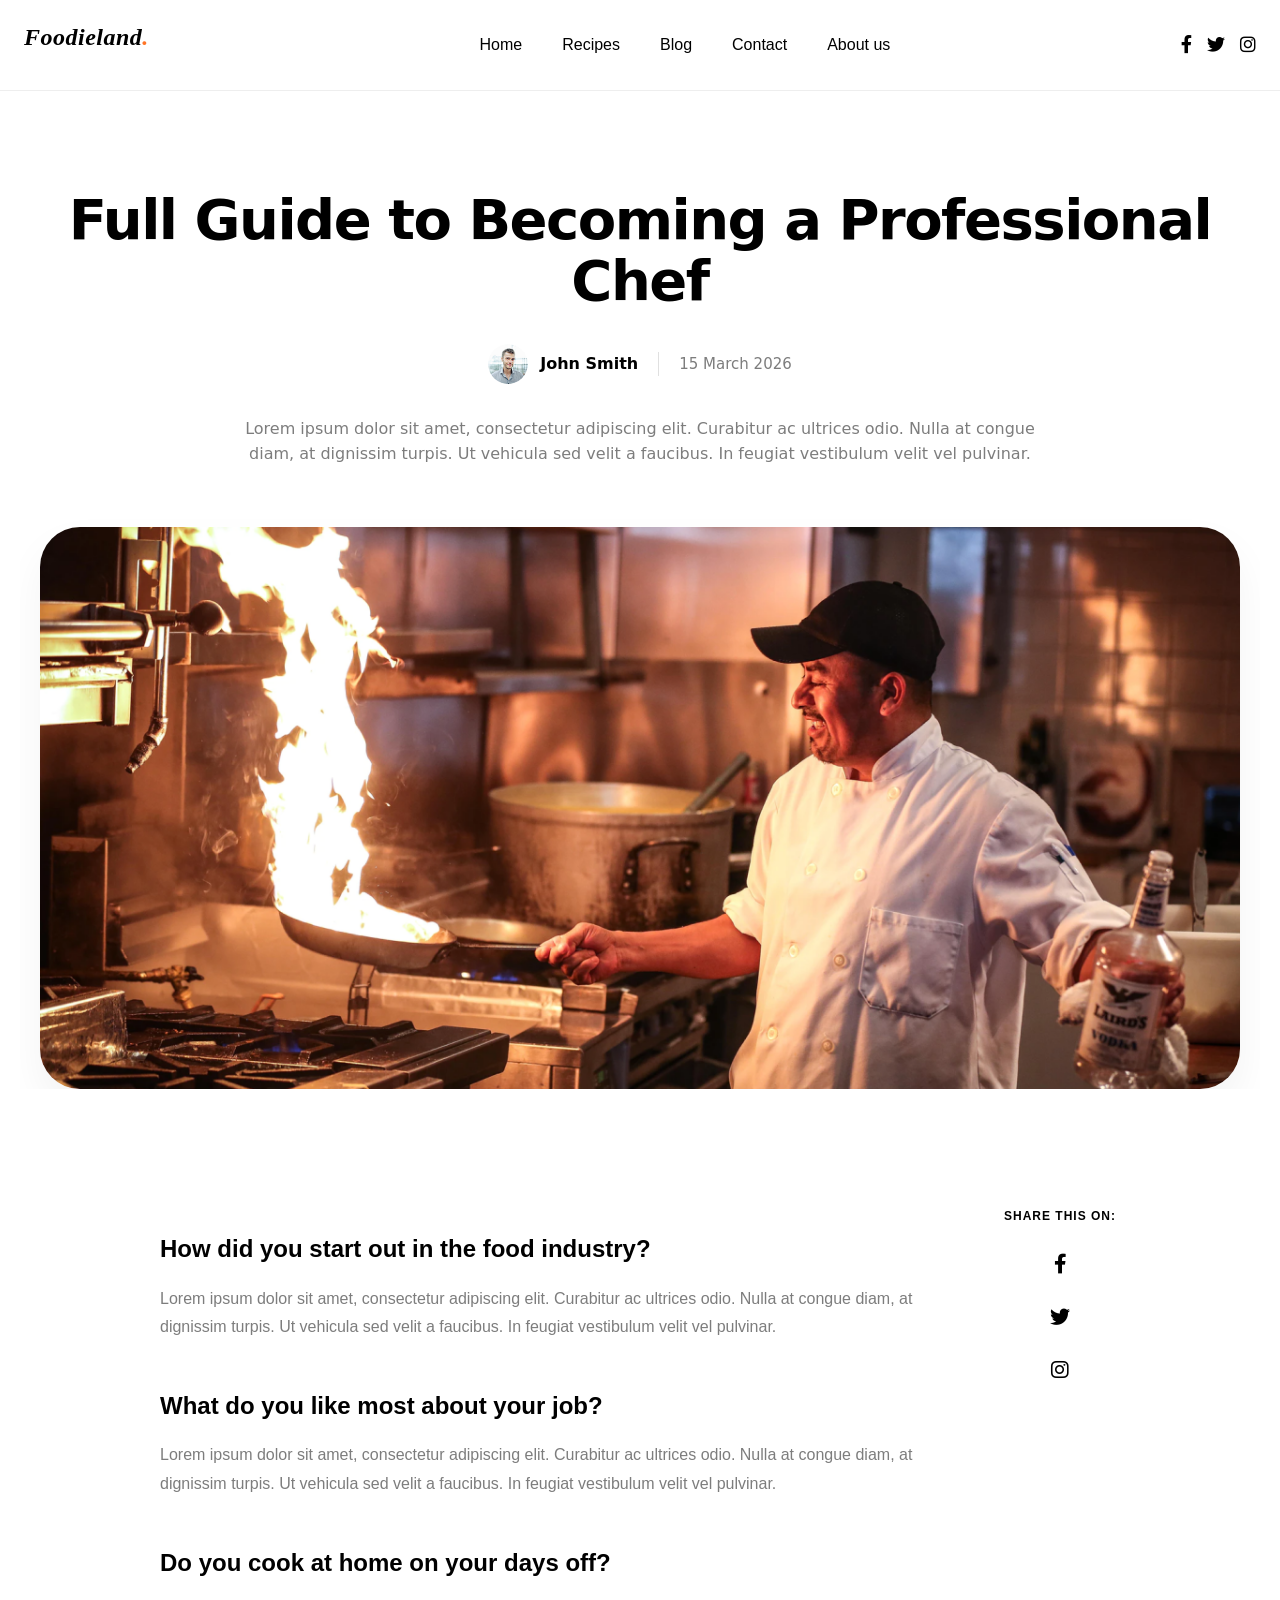
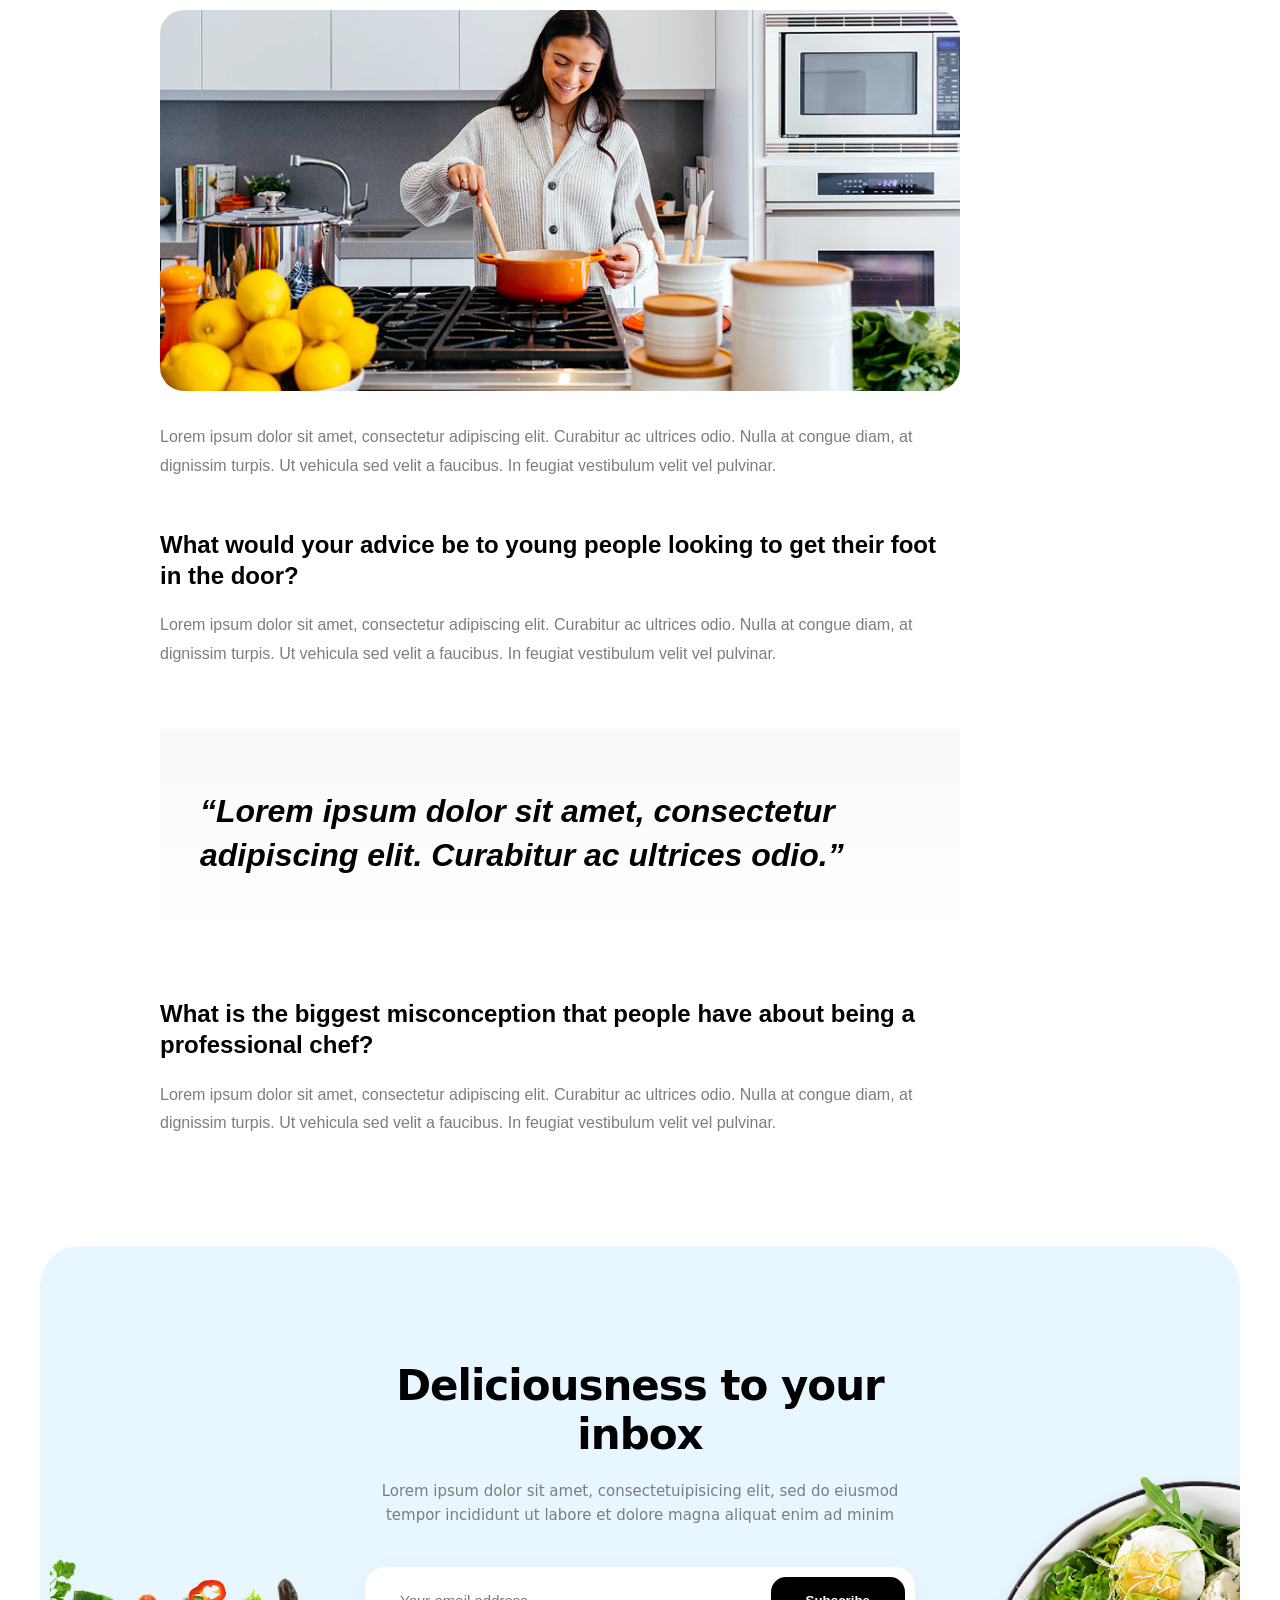
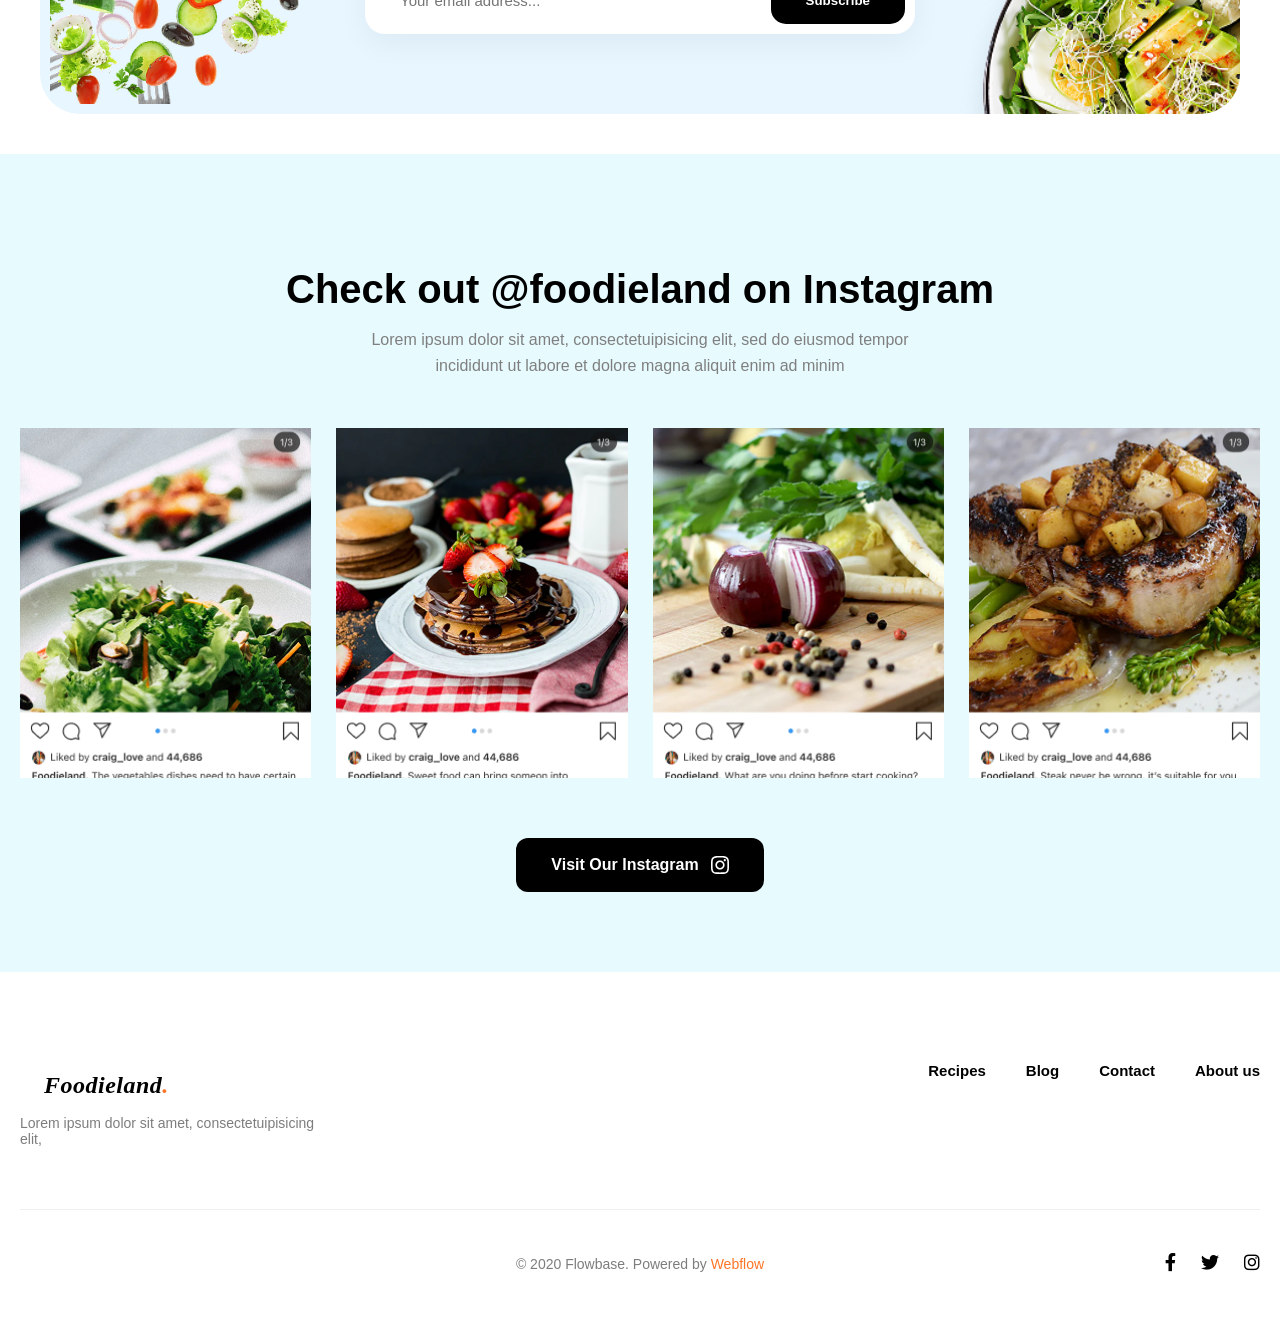
<file: blog.html>
<!doctype html>
<html lang="en">
  <head>
    <meta charset="UTF-8" />
    <meta name="viewport" content="width=device-width, initial-scale=1.0" />
    <link
      rel="stylesheet"
      href="https://cdnjs.cloudflare.com/ajax/libs/font-awesome/6.0.0/css/all.min.css"
    />
    <link rel="stylesheet" href="index.css" />
    <title>Blog Page</title>
  </head>
  <body>
    <nav class="navbar">
      <div class="nav-flex">
        <div class="logo">Foodieland<span>.</span></div>

        <ul class="nav-links">
          <li><a href="index.html">Home</a></li>
          <li><a href="#">Recipes</a></li>
          <li><a href="blog.html">Blog</a></li>
          <li><a href="contactus.html">Contact</a></li>
          <li><a href="#">About us</a></li>
        </ul>

        <div class="social-icons">
          <a href="#"><i class="fab fa-facebook-f"></i></a>
          <a href="#"><i class="fab fa-twitter"></i></a>
          <a href="#"><i class="fab fa-instagram"></i></a>
        </div>
      </div>
    </nav>

    <header class="blog-header">
      <div class="container">
        <h1 class="blog-title">Full Guide to Becoming a Professional Chef</h1>

        <div class="blog-meta">
          <div class="author-info">
            <img
              src="images/John-Smith.png"
              alt="John Smith"
              class="author-avatar"
            />
            <span class="author-name">John Smith</span>
          </div>
          <div class="meta-divider"></div>
          <span class="post-date">15 March 2026</span>
        </div>

        <p class="blog-description">
          Lorem ipsum dolor sit amet, consectetur adipiscing elit. Curabitur ac
          ultrices odio. Nulla at congue diam, at dignissim turpis. Ut vehicula
          sed velit a faucibus. In feugiat vestibulum velit vel pulvinar.
        </p>

        <div class="featured-image-container">
          <img
            src="images/chef_img_blog.png"
            alt="Chef cooking with fire"
            class="featured-image"
          />
        </div>
      </div>
    </header>

    <article class="blog-container">
      <div class="interview-content">
        <section class="qa-section">
          <h3>How did you start out in the food industry?</h3>
          <p>
            Lorem ipsum dolor sit amet, consectetur adipiscing elit. Curabitur
            ac ultrices odio. Nulla at congue diam, at dignissim turpis. Ut
            vehicula sed velit a faucibus. In feugiat vestibulum velit vel
            pulvinar.
          </p>
        </section>

        <section class="qa-section">
          <h3>What do you like most about your job?</h3>
          <p>
            Lorem ipsum dolor sit amet, consectetur adipiscing elit. Curabitur
            ac ultrices odio. Nulla at congue diam, at dignissim turpis. Ut
            vehicula sed velit a faucibus. In feugiat vestibulum velit vel
            pulvinar.
          </p>
        </section>

        <section class="qa-section">
          <h3>Do you cook at home on your days off?</h3>
          <div class="post-image-container">
            <img
              src="images/WomanCooking.png"
              alt="Chef cooking at home"
              class="post-image"
            />
          </div>
          <p>
            Lorem ipsum dolor sit amet, consectetur adipiscing elit. Curabitur
            ac ultrices odio. Nulla at congue diam, at dignissim turpis. Ut
            vehicula sed velit a faucibus. In feugiat vestibulum velit vel
            pulvinar.
          </p>
        </section>

        <section class="qa-section">
          <h3>
            What would your advice be to young people looking to get their foot
            in the door?
          </h3>
          <p>
            Lorem ipsum dolor sit amet, consectetur adipiscing elit. Curabitur
            ac ultrices odio. Nulla at congue diam, at dignissim turpis. Ut
            vehicula sed velit a faucibus. In feugiat vestibulum velit vel
            pulvinar.
          </p>
        </section>

        <blockquote class="highlight-quote">
          “Lorem ipsum dolor sit amet, consectetur adipiscing elit. Curabitur ac
          ultrices odio.”
        </blockquote>

        <section class="qa-section">
          <h3>
            What is the biggest misconception that people have about being a
            professional chef?
          </h3>
          <p>
            Lorem ipsum dolor sit amet, consectetur adipiscing elit. Curabitur
            ac ultrices odio. Nulla at congue diam, at dignissim turpis. Ut
            vehicula sed velit a faucibus. In feugiat vestibulum velit vel
            pulvinar.
          </p>
        </section>
      </div>

      <aside class="social-sidebar">
        <span class="share-label">SHARE THIS ON:</span>
        <div class="share-icons">
          <a href="#"><i class="fab fa-facebook-f"></i></a>
          <a href="#"><i class="fab fa-twitter"></i></a>
          <a href="#"><i class="fab fa-instagram"></i></a>
        </div>
      </aside>
    </article>

    <section class="newsletter-card">
      <img
        src="images/leftside.png"
        class="food-decor decor-left"
        alt="Fresh salad ingredients"
      />

      <div class="newsletter-content">
        <h1>Deliciousness to your inbox</h1>
        <p>
          Lorem ipsum dolor sit amet, consectetuipisicing elit, sed do eiusmod
          tempor incididunt ut labore et dolore magna aliquat enim ad minim
        </p>

        <form class="subscribe-form">
          <input type="email" placeholder="Your email address..." required />
          <button type="submit">Subscribe</button>
        </form>
      </div>

      <img
        src="images/rightside.png"
        class="food-decor decor-right"
        alt="Healthy salad bowl"
      />
    </section>

    <section class="instagram-section">
      <div class="container">
        <header class="insta-header">
          <h2>Check out @foodieland on Instagram</h2>
          <p>
            Lorem ipsum dolor sit amet, consectetuipisicing elit, sed do eiusmod
            tempor incididunt ut labore et dolore magna aliquit enim ad minim
          </p>
        </header>

        <div class="insta-grid">
          <div class="insta-card">
            <img src="images/Post.png" alt="Foodieland Post 1" />
          </div>
          <div class="insta-card">
            <img src="images/Post (1).png" alt="Foodieland Post 2" />
          </div>
          <div class="insta-card">
            <img src="images/Post (2).png" alt="Foodieland Post 3" />
          </div>
          <div class="insta-card">
            <img src="images/Post (3).png" alt="Foodieland Post 4" />
          </div>
        </div>

        <div class="insta-footer">
          <a href="#" class="btn-insta">
            Visit Our Instagram
            <svg width="18" height="18" viewBox="0 0 24 24" fill="white">
              <path
                d="M12 2.163c3.204 0 3.584.012 4.85.07 3.252.148 4.771 1.691 4.919 4.919.058 1.265.069 1.645.069 4.849 0 3.205-.012 3.584-.069 4.849-.149 3.225-1.664 4.771-4.919 4.919-1.266.058-1.644.07-4.85.07-3.204 0-3.584-.012-4.849-.07-3.26-.149-4.771-1.699-4.919-4.92-.058-1.265-.07-1.644-.07-4.849 0-3.204.013-3.583.07-4.849.149-3.227 1.664-4.771 4.919-4.919 1.266-.057 1.645-.069 4.849-.069zm0-2.163c-3.259 0-3.667.014-4.947.072-4.358.2-6.78 2.618-6.98 6.98-.059 1.281-.073 1.689-.073 4.948 0 3.259.014 3.668.072 4.948.2 4.358 2.618 6.78 6.98 6.98 1.281.058 1.689.072 4.948.072 3.259 0 3.668-.014 4.948-.072 4.354-.2 6.782-2.618 6.979-6.98.059-1.28.073-1.689.073-4.948 0-3.259-.014-3.667-.072-4.947-.196-4.354-2.617-6.78-6.979-6.98-1.281-.059-1.69-.073-4.949-.073zm0 5.838c-3.403 0-6.162 2.759-6.162 6.162s2.759 6.163 6.162 6.163 6.162-2.759 6.162-6.163c0-3.403-2.759-6.162-6.162-6.162zm0 10.162c-2.209 0-4-1.79-4-4 0-2.209 1.791-4 4-4s4 1.791 4 4c0 2.21-1.791 4-4 4zm6.406-11.845c-.796 0-1.441.645-1.441 1.44s.645 1.44 1.441 1.44c.795 0 1.439-.645 1.439-1.44s-.644-1.44-1.439-1.44z"
              />
            </svg>
          </a>
        </div>
      </div>
    </section>

    <footer class="site-footer">
      <div class="footer-top">
        <div class="footer-brand">
          <h2 class="logo">Foodieland<span>.</span></h2>
          <p>Lorem ipsum dolor sit amet, consectetuipisicing elit,</p>
        </div>

        <ul class="footer-nav">
          <li><a href="#">Recipes</a></li>
          <li><a href="#">Blog</a></li>
          <li><a href="#">Contact</a></li>
          <li><a href="#">About us</a></li>
        </ul>
      </div>

      <hr class="footer-divider" />

      <div class="footer-bottom">
        <p class="copyright">
          © 2020 Flowbase. Powered by <span class="webflow-text">Webflow</span>
        </p>

        <div class="social-links">
          <a href="#"><i class="fab fa-facebook-f"></i></a>
          <a href="#"><i class="fab fa-twitter"></i></a>
          <a href="#"><i class="fab fa-instagram"></i></a>
        </div>
      </div>
    </footer>
  </body>
</html>
</file>
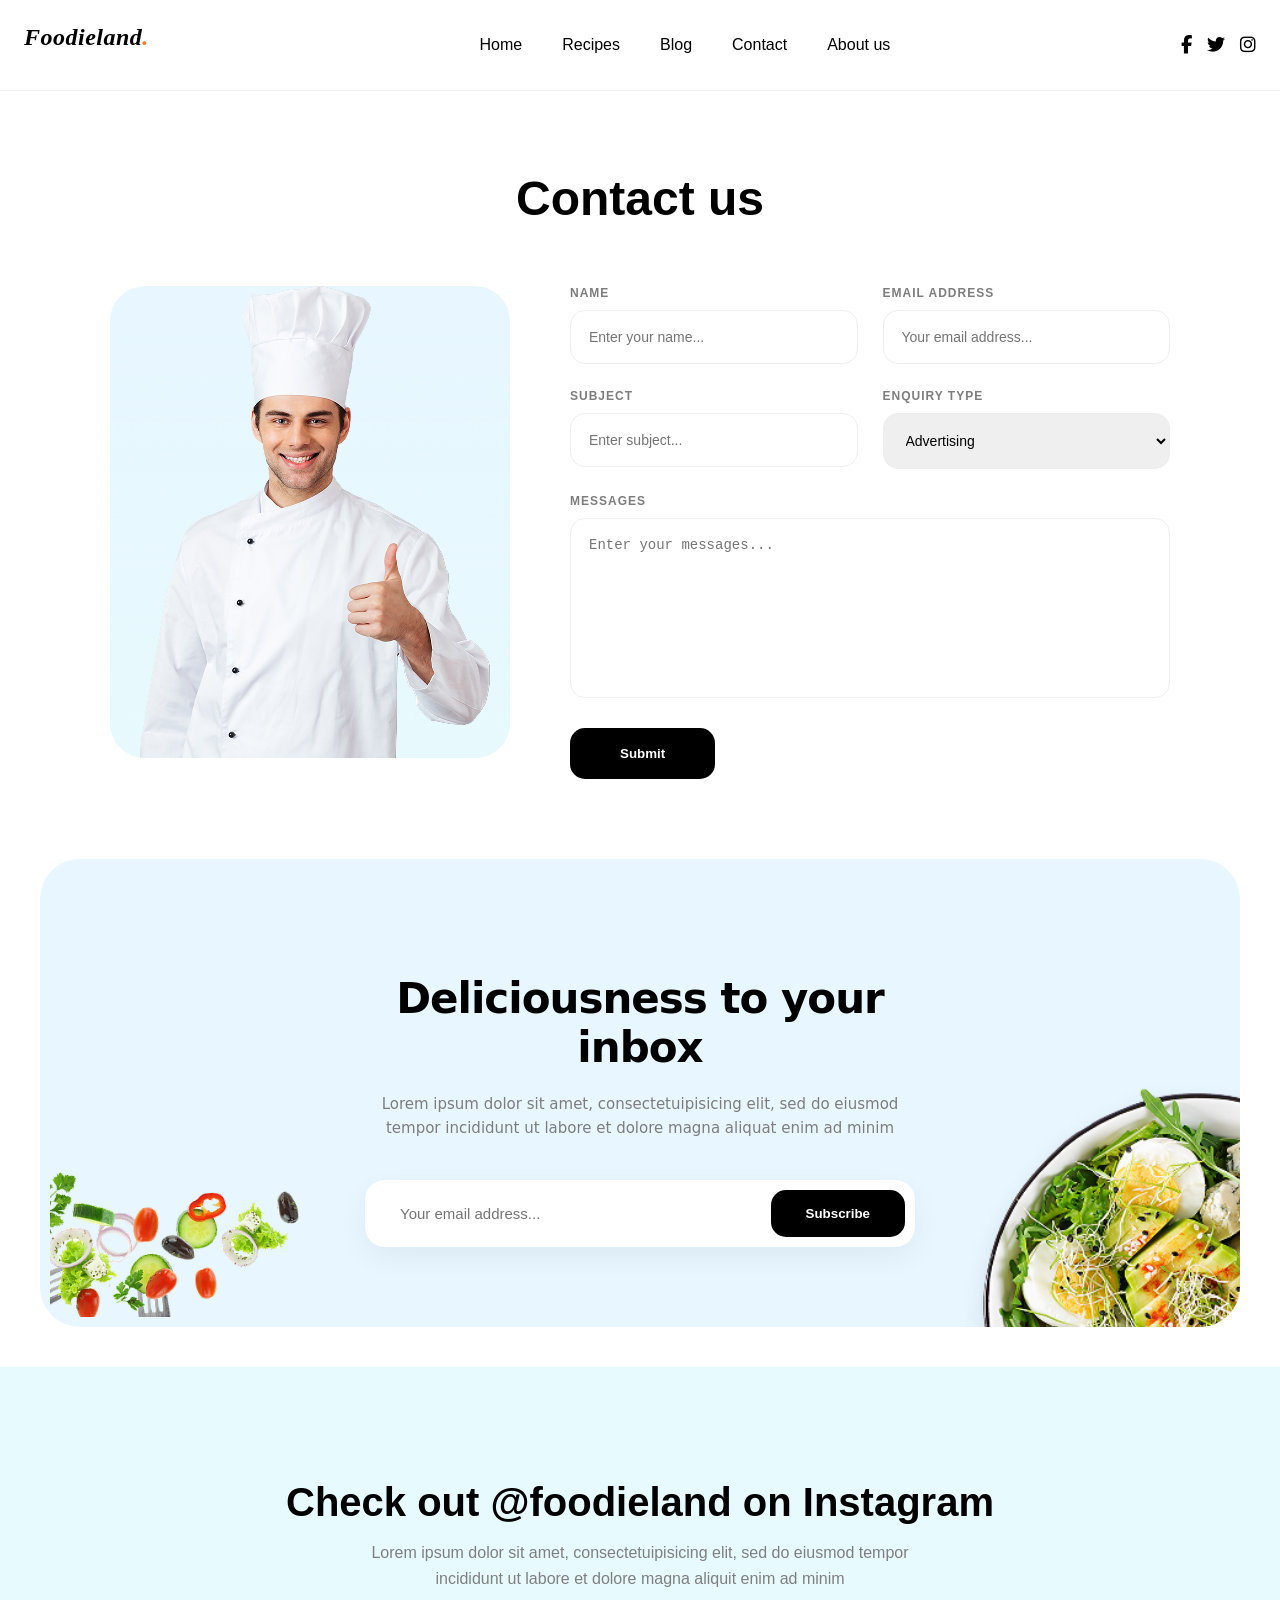
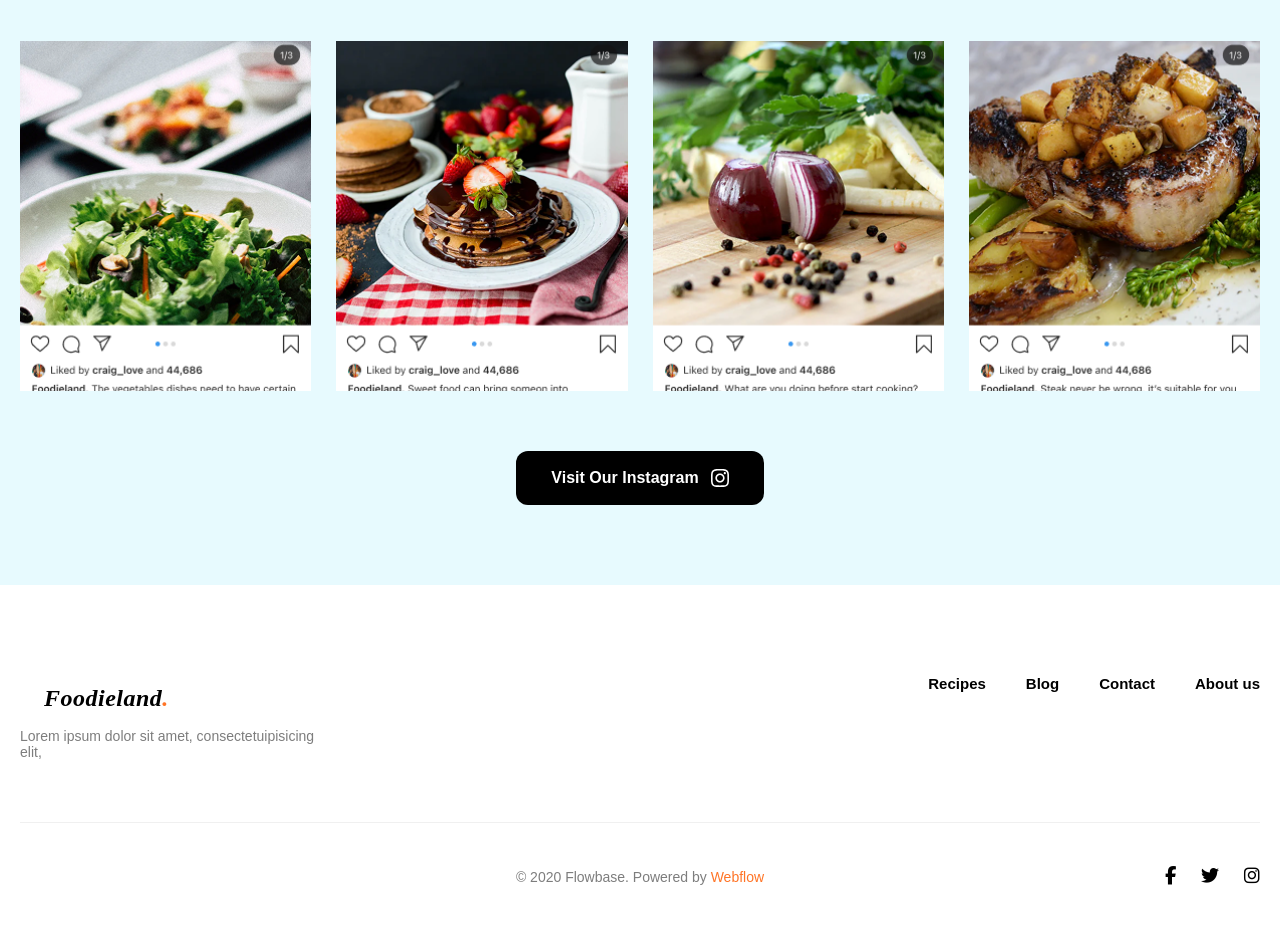
<file: contactus.html>
<!doctype html>
<html lang="en">
  <head>
    <meta charset="UTF-8" />
    <meta name="viewport" content="width=device-width, initial-scale=1.0" />
    <link
      rel="stylesheet"
      href="https://cdnjs.cloudflare.com/ajax/libs/font-awesome/6.5.0/css/all.min.css"
    />
    <link rel="stylesheet" href="index.css" />
    <title>Document</title>
  </head>
  <body>
    <nav class="navbar">
      <div class="nav-flex">
        <div class="logo">Foodieland<span>.</span></div>

        <ul class="nav-links">
          <li><a href="index.html">Home</a></li>
          <li><a href="#">Recipes</a></li>
          <li><a href="blog.html">Blog</a></li>
          <li><a href="contactus.html">Contact</a></li>
          <li><a href="#">About us</a></li>
        </ul>

        <div class="social-icons">
          <a href="#"><i class="fab fa-facebook-f"></i></a>
          <a href="#"><i class="fab fa-twitter"></i></a>
          <a href="#"><i class="fab fa-instagram"></i></a>
        </div>
      </div>
    </nav>

    <section class="contact-section">
      <h1 class="contact-title">Contact us</h1>

      <div class="contact-container">
        <div class="contact-image">
          <img src="images/Thumbs_up_chef.png" alt="Chef giving thumbs up" />
        </div>

        <form class="contact-form">
          <div class="form-grid">
            <div class="form-group">
              <label>NAME</label>
              <input type="text" placeholder="Enter your name..." required />
            </div>

            <div class="form-group">
              <label>EMAIL ADDRESS</label>
              <input
                type="email"
                placeholder="Your email address..."
                required
              />
            </div>

            <div class="form-group">
              <label>SUBJECT</label>
              <input type="text" placeholder="Enter subject..." />
            </div>

            <div class="form-group">
              <label>ENQUIRY TYPE</label>
              <select>
                <option value="advertising">Advertising</option>
                <option value="partnership">Partnership</option>
                <option value="general">General Inquiry</option>
              </select>
            </div>
          </div>

          <div class="form-group">
            <label>MESSAGES</label>
            <textarea placeholder="Enter your messages..." required></textarea>
          </div>

          <button type="submit" class="submit-btn">Submit</button>
        </form>
      </div>
    </section>

    <section class="newsletter-card">
      <img
        src="images/leftside.png"
        class="food-decor decor-left"
        alt="Fresh salad ingredients"
      />

      <div class="newsletter-content">
        <h1>Deliciousness to your inbox</h1>
        <p>
          Lorem ipsum dolor sit amet, consectetuipisicing elit, sed do eiusmod
          tempor incididunt ut labore et dolore magna aliquat enim ad minim
        </p>

        <form class="subscribe-form">
          <input type="email" placeholder="Your email address..." required />
          <button type="submit">Subscribe</button>
        </form>
      </div>

      <img
        src="images/rightside.png"
        class="food-decor decor-right"
        alt="Healthy salad bowl"
      />
    </section>

    <section class="instagram-section">
      <div class="container">
        <header class="insta-header">
          <h2>Check out @foodieland on Instagram</h2>
          <p>
            Lorem ipsum dolor sit amet, consectetuipisicing elit, sed do eiusmod
            tempor incididunt ut labore et dolore magna aliquit enim ad minim
          </p>
        </header>

        <div class="insta-grid">
          <div class="insta-card">
            <img src="images/Post.png" alt="Foodieland Post 1" />
          </div>
          <div class="insta-card">
            <img src="images/Post (1).png" alt="Foodieland Post 2" />
          </div>
          <div class="insta-card">
            <img src="images/Post (2).png" alt="Foodieland Post 3" />
          </div>
          <div class="insta-card">
            <img src="images/Post (3).png" alt="Foodieland Post 4" />
          </div>
        </div>

        <div class="insta-footer">
          <a href="#" class="btn-insta">
            Visit Our Instagram
            <svg width="18" height="18" viewBox="0 0 24 24" fill="white">
              <path
                d="M12 2.163c3.204 0 3.584.012 4.85.07 3.252.148 4.771 1.691 4.919 4.919.058 1.265.069 1.645.069 4.849 0 3.205-.012 3.584-.069 4.849-.149 3.225-1.664 4.771-4.919 4.919-1.266.058-1.644.07-4.85.07-3.204 0-3.584-.012-4.849-.07-3.26-.149-4.771-1.699-4.919-4.92-.058-1.265-.07-1.644-.07-4.849 0-3.204.013-3.583.07-4.849.149-3.227 1.664-4.771 4.919-4.919 1.266-.057 1.645-.069 4.849-.069zm0-2.163c-3.259 0-3.667.014-4.947.072-4.358.2-6.78 2.618-6.98 6.98-.059 1.281-.073 1.689-.073 4.948 0 3.259.014 3.668.072 4.948.2 4.358 2.618 6.78 6.98 6.98 1.281.058 1.689.072 4.948.072 3.259 0 3.668-.014 4.948-.072 4.354-.2 6.782-2.618 6.979-6.98.059-1.28.073-1.689.073-4.948 0-3.259-.014-3.667-.072-4.947-.196-4.354-2.617-6.78-6.979-6.98-1.281-.059-1.69-.073-4.949-.073zm0 5.838c-3.403 0-6.162 2.759-6.162 6.162s2.759 6.163 6.162 6.163 6.162-2.759 6.162-6.163c0-3.403-2.759-6.162-6.162-6.162zm0 10.162c-2.209 0-4-1.79-4-4 0-2.209 1.791-4 4-4s4 1.791 4 4c0 2.21-1.791 4-4 4zm6.406-11.845c-.796 0-1.441.645-1.441 1.44s.645 1.44 1.441 1.44c.795 0 1.439-.645 1.439-1.44s-.644-1.44-1.439-1.44z"
              />
            </svg>
          </a>
        </div>
      </div>
    </section>

    <footer class="site-footer">
      <div class="footer-top">
        <div class="footer-brand">
          <h2 class="logo">Foodieland<span>.</span></h2>
          <p>Lorem ipsum dolor sit amet, consectetuipisicing elit,</p>
        </div>

        <ul class="footer-nav">
          <li><a href="#">Recipes</a></li>
          <li><a href="#">Blog</a></li>
          <li><a href="#">Contact</a></li>
          <li><a href="#">About us</a></li>
        </ul>
      </div>

      <hr class="footer-divider" />

      <div class="footer-bottom">
        <p class="copyright">
          © 2020 Flowbase. Powered by <span class="webflow-text">Webflow</span>
        </p>

        <div class="social-links">
          <a href="#"><i class="fab fa-facebook-f"></i></a>
          <a href="#"><i class="fab fa-twitter"></i></a>
          <a href="#"><i class="fab fa-instagram"></i></a>
        </div>
      </div>
    </footer>
  </body>
</html>
</file>
<file: index.css>
*,
*::before,
*::after {
  box-sizing: border-box;
}

:root {
  --primary-black: #000000;
  --text-muted: #7f7f7f;
  --accent-blue: #e7fafe;
  --accent-green: #eaf8ed;
  --accent-red: #fbe6e6;
  --accent-yellow: #fff8e1;
  --radius-lg: 30px;
  --container: 1300px;
}

body {
  font-family: "Inter", sans-serif;
  margin: 0;
  color: var(--primary-black);
}

img {
  max-width: 100%;
  display: block;
}

.container {
  max-width: var(--container);
  margin: 0 auto;
  padding: 0 20px;
  overflow: hidden;
}

/* NavBar */

.navbar {
  width: 100%;
  border-bottom: 1px solid #eee;
  background-color: white;
  border-bottom: 1px solid #eee;
  position: sticky;
}

.nav-flex {
  display: flex;
  justify-content: space-between;
  align-items: center;
  padding: 20px 0;
  top: 0;
  z-index: 1000;
  background-color: white;
}

.nav-links {
  display: flex;
  list-style: none;
  gap: 40px;
}
.nav-links a {
  text-decoration: none;
  color: black;
  font-weight: 500;
}

.logo {
  font-weight: 800;
  font-family: "Lobster", cursive;
  font-size: larger;
  padding-left: 1.5rem;
}

.social-icons {
  display: flex;
  gap: 15px;
  padding-right: 1.5rem;
}

.social-icons i {
  color: black;
  font-size: 18px;
  cursor: pointer;
}

.social-icons a {
  text-decoration: none;
}

@media (max-width: 768px) {
  .nav-flex {
    flex-direction: column;
    align-items: flex-start;
    gap: 15px;
  }

  .nav-links {
    flex-direction: column;
    gap: 15px;
    width: 100%;
    padding: 0;
  }

  .nav-links li {
    width: 100%;
  }

  .nav-links a {
    display: block;
    width: 100%;
    padding: 10px 0;
  }

  .social-icons {
    gap: 10px;
  }

  .logo {
    padding-left: 0;
  }
}

/* Hero section */

.hero-card {
  display: flex;
  background: var(--accent-blue);
  border-radius: var(--radius-lg);
  overflow: hidden;
  margin-top: 40px;
}

/* LEFT SIDE */
.hero-text {
  padding: 60px;
  flex: 1;
}

.hero-text h1 {
  font-size: 48px;
  line-height: 1.1;
  margin: 20px 0;
}

.hero-text p {
  color: var(--text-muted);
  max-width: 400px;
}

/* BADGE */
.badge {
  display: inline-flex;
  align-items: center;
  gap: 8px;
  background: white;
  padding: 8px 14px;
  border-radius: 999px;
  font-size: 14px;
  font-weight: 500;
}

.meta {
  display: flex;
  gap: 10px;
  margin: 20px 0;
  flex-wrap: wrap;
}

.pill {
  display: inline-flex;
  align-items: center;
  gap: 8px;
  background: #dbeef3;
  padding: 8px 14px;
  border-radius: 999px;
  font-size: 14px;
}

.pill img {
  width: 16px;
  height: 16px;
  object-fit: contain;
}

.pill {
  background: #dbeef3;
  padding: 8px 14px;
  border-radius: 999px;
  font-size: 14px;
}

/* FOOTER */
.hero-footer {
  display: flex;
  justify-content: space-between;
  align-items: center;
  margin-top: 40px;
}

/* AUTHOR */
.author {
  display: flex;
  align-items: center;
  gap: 10px;
}

.author img {
  width: 40px;
  height: 40px;
  border-radius: 50%;
}

.author small {
  display: block;
  color: var(--text-muted);
  font-size: 12px;
}

.btn-black {
  background: black;
  color: white;
  border: none;
  padding: 12px 20px;
  border-radius: 999px;
  cursor: pointer;
  font-weight: 500;
}

/* RIGHT SIDE of the hero*/
.hero-img {
  flex: 1;
  position: relative;
  overflow: hidden;
}

.hero-img img:first-child {
  width: 100%;
  height: 100%;
  object-fit: cover;
}

.floating-badge {
  position: absolute;
  top: 30px;
  left: -50px;
  width: 110px;
}

@media (max-width: 992px) {
  .hero-card {
    flex-direction: column;
    text-align: center; /* center text */
  }

  .hero-text {
    padding: 30px 20px;
    display: flex;
    flex-direction: column;
    align-items: center; /* center content */
  }

  .hero-text p {
    max-width: 500px;
  }

  @media (max-width: 768px) {
    .meta {
      justify-content: center; /* center on mobile */
    }

    .pill {
      font-size: 13px;
      padding: 6px 12px;
    }

    .pill img {
      width: 14px;
      height: 14px;
    }
  }

  .hero-footer {
    flex-direction: column;
    align-items: center;
    gap: 20px;
  }

  .author {
    justify-content: center;
    text-align: left;
  }

  .hero-img {
    width: 100%;
    height: 300px;
    overflow: hidden;
  }

  .hero-img img:first-child {
    height: 100%;
    object-fit: cover;
  }

  .floating-badge {
    left: 50%;
    transform: translateX(-50%);
  }
}

/* Categories Section */

.section-header {
  display: flex;
  justify-content: space-between;
  align-items: center;
  margin-top: 3rem;
}

.section-header h2 {
  font-size: 28px;
}

.btn-light {
  background: #e7fafe;
  padding: 10px 18px;
  border-radius: 12px;
  text-decoration: none;
  color: black;
  font-size: 14px;
  font-weight: 600;
}

/* GRID */
.category-grid {
  display: grid;
  grid-template-columns: repeat(6, 1fr);
  gap: 25px;
  margin-top: 40px;
}

/* CARD */
.cat-item {
  text-align: center;
  padding: 30px 15px;
  border-radius: 20px;
  position: relative;
  transition: all 0.25s ease;
}

.cat-item img {
  width: 60px;
  margin: 0 auto 15px;
  transform: translateY(-10px);
}

.cat-item p {
  font-weight: 500;
}

.cat-item:hover {
  transform: translateY(-8px);
}

.blue {
  background: linear-gradient(to bottom, #e7fafe, #d4f3f9);
}

.green {
  background: linear-gradient(to bottom, #eaf8ed, #d7f2dd);
}

.red {
  background: linear-gradient(to bottom, #fbe6e6, #f5d4d4);
}

.yellow {
  background: linear-gradient(to bottom, #fff8e1, #f9efcc);
}

.gray {
  background: #f3f3f3;
}

.pink {
  background: linear-gradient(to bottom, #fdeaea, #f8d6d6);
}

/* Simple and Tasty recipe section */
.center-header {
  margin-top: 4rem;
  display: flex;
  flex-direction: column;
  justify-content: center;
  align-items: center;
}

/* GRID */
.recipe-grid {
  display: grid;
  grid-template-columns: repeat(3, 1fr);
  gap: 30px;
  margin-top: 40px;
}

/* CARD */
.recipe-card {
  border-radius: var(--radius-lg);
  overflow: hidden;
  background: linear-gradient(to bottom, transparent 55%, #dbeef3 100%);
  transition: transform 0.25s ease;
}

.recipe-card:hover {
  transform: translateY(-8px);
}

.img-container {
  position: relative;
}

.img-container img {
  width: 100%;
  height: 200px;
  object-fit: cover;
}

.heart-icon {
  position: absolute;
  top: 12px;
  right: 12px;
  background: white;
  color: red;
  width: 30px;
  height: 30px;
  border-radius: 50%;
  display: flex;
  align-items: center;
  justify-content: center;
}

.heart-icon.light {
  color: #ccc;
}

.recipe-card h3 {
  padding: 15px;
  font-size: 16px;
}

/* META & META PILLS */
.meta {
  display: flex;
  gap: 10px;
  padding: 0 15px 20px;
}

.pill {
  display: flex;
  align-items: center;
  gap: 6px;
  font-size: 12px;
  background: #f3f3f3;
  padding: 5px 10px;
  border-radius: 999px;
}

.pill img {
  width: 14px;
}

/* SPECIAL CARD */
.special {
  background: #2f6f55;
  color: white;
  display: flex;
  align-items: center;
  justify-content: center;
  text-align: center;
}

.special-content {
  padding: 20px;
}

.special-content img {
  width: 100px;
  margin: 15px auto;
}

@media (max-width: 992px) {
  .recipe-grid {
    grid-template-columns: repeat(2, 1fr);
  }
}

@media (max-width: 600px) {
  .recipe-grid {
    grid-template-columns: 1fr;
  }

  .recipe-card h3 {
    font-size: 15px;
  }

  .img-container img {
    height: 180px;
  }
}

/* Everyone can be a chef section */

.chef-section {
  display: flex;
  align-items: center;
  gap: 60px;
  padding: 100px 0;
}

.chef-content {
  flex: 1;
}

.chef-content h1 {
  font-size: 2.9rem;
  line-height: 1.1;
  font-weight: 800;
  margin-bottom: 30px;
  max-width: 500px;
}

.chef-content p {
  color: var(--text-muted);
  font-size: 1rem;
  margin-bottom: 40px;
  max-width: 480px;
}

.btn-black {
  background: var(--primary-black);
  color: #fff;
  padding: 15px 40px;
  border-radius: 12px;
  font-weight: 600;
  font-size: 1rem;
  border: none;
  cursor: pointer;
}

.chef-image-container {
  flex: 1;
  position: relative;
  display: flex;
  justify-content: flex-end;
}

.chef-bg-accent {
  position: absolute;
  bottom: -10px;
  right: -10px;
  width: 85%;
  height: 90%;
  background-color: var(--accent-blue);
  border-radius: var(--radius-lg);
  z-index: 1;
}

.chef-main-img {
  width: 85%;
  height: auto;
  position: relative;
  z-index: 2;
  border-radius: var(--radius-lg);
}

@media (max-width: 1024px) {
  .chef-section {
    gap: 30px;
  }

  .chef-content h1 {
    font-size: 2.8rem;
  }
}

@media (max-width: 768px) {
  .chef-section {
    flex-direction: column-reverse;
    text-align: center;
    padding: 60px 20px;
  }

  .chef-content {
    width: 100%;
  }

  .chef-content h1 {
    font-size: 2.2rem;
    max-width: 100%;
    margin-bottom: 20px;
  }

  .chef-content p {
    margin: 0 auto 30px;
    max-width: 400px;
  }

  .chef-image-container {
    width: 90%;
    margin-bottom: 40px;
  }
  .chef-main-img,
  .chef-bg-accent {
    width: 100%;
  }
}

/* Checkout our Instagram section */

.instagram-section {
  background-color: #e7fafe;
  padding: 80px 0;
  text-align: center;
  font-family: "Inter", sans-serif;
}

.insta-header h2 {
  font-size: 2.5rem;
  font-weight: 800;
  margin-bottom: 15px;
}

.insta-header p {
  color: #7f7f7f;
  max-width: 600px;
  margin: 0 auto 50px;
  line-height: 1.6;
}

/* Post Grid */
.insta-grid {
  display: grid;
  grid-template-columns: repeat(4, 1fr);
  gap: 25px;
  margin-bottom: 60px;
}

.insta-card {
  background: #fff;
  transition: transform 0.3s ease;
}

.insta-card:hover {
  transform: translateY(-5px);
}

.insta-card img {
  width: 100%;
  height: auto;
  display: block;
  /* This ensures images fill the square card precisely */
  aspect-ratio: 1 / 1.2;
  object-fit: cover;
}

/* Button Styling */
.btn-insta {
  background: #000;
  color: #fff;
  text-decoration: none;
  padding: 18px 35px;
  border-radius: 12px;
  font-weight: 600;
  display: inline-flex;
  align-items: center;
  gap: 12px;
  transition: background 0.3s ease;
}

.btn-insta:hover {
  background: #333;
}

@media (max-width: 1024px) {
  .insta-grid {
    grid-template-columns: repeat(2, 1fr);
    gap: 20px;
  }

  .insta-header h2 {
    font-size: 2rem;
  }
}

@media (max-width: 600px) {
  .instagram-section {
    padding: 50px 0;
  }

  .insta-grid {
    grid-template-columns: 1fr;
  }

  .insta-header h2 {
    font-size: 1.75rem;
  }

  .btn-insta {
    width: 100%;
    justify-content: center;
  }
}

/* Try delicious recipe out section */

.recipe-grid-4 {
  display: grid;
  grid-template-columns: repeat(4, 1fr);
  gap: 40px 25px;
  margin-top: 50px;
}

.recipe-card-4 {
  background: linear-gradient(180deg, rgba(255, 255, 255, 0) 0%, #e7fafe 100%);
  border-radius: 30px;
  padding-bottom: 30px;
  overflow: hidden;
}

.recipe-image-wrapper-4 {
  position: relative;
  width: 100%;
  aspect-ratio: 16 / 11;
  border-radius: 30px;
  overflow: hidden;
}

.recipe-image-wrapper-4 img {
  width: 100%;
  height: 100%;
  object-fit: cover;
}

.heart-btn {
  position: absolute;
  top: 20px;
  right: 20px;
  width: 45px;
  height: 45px;
  border-radius: 50%;
  background: #fff;
  border: none;
  display: flex;
  align-items: center;
  justify-content: center;
  cursor: pointer;
  box-shadow: 0 5px 15px rgba(0, 0, 0, 0.05);
  color: #dbe1e5;
}

.heart-btn.is-favorite {
  color: #ff7967;
}

.recipe-info-4 {
  padding: 25px 20px 0;
}

.recipe-info-4 h3 {
  font-size: 0.92rem;
  font-weight: 700;
  line-height: 1.4;
  margin-bottom: 20px;
  color: #000;
}

.recipe-meta-4 {
  display: flex;
  gap: 25px;
  font-size: 0.9rem;
  color: rgba(0, 0, 0, 0.6);
  font-weight: 500;
}

.section-header {
  display: flex;
  gap: 12rem;
}

.section-header h2 {
  font-size: 2.5rem;
}

@media (max-width: 1200px) {
  .recipe-grid {
    grid-template-columns: repeat(3, 1fr);
  }
}

/* Tablets */
@media (max-width: 900px) {
  .recipe-grid-4 {
    grid-template-columns: repeat(2, 1fr);
    gap: 30px 20px;
  }

  .recipe-info-4 h3 {
    font-size: 1.1rem;
  }
}

/* Mobile */
@media (max-width: 600px) {
  .recipe-grid {
    grid-template-columns: 1fr;
    gap: 25px;
  }

  .section-header {
    text-align: center;
  }

  .section-header h2 {
    font-size: 24px;
  }

  .section-header p {
    font-size: 14px;
  }

  .recipe-info-4 {
    padding: 20px 15px 0;
  }

  .recipe-info-4 h3 {
    font-size: 1rem;
  }

  .recipe-meta-4 {
    justify-content: center;
    gap: 15px;
    font-size: 0.8rem;
  }

  .heart-btn {
    width: 38px;
    height: 38px;
    top: 12px;
    right: 12px;
  }
}

/* News Letter Section */

.newsletter-card {
  position: relative;
  background-color: #e8f7ff;
  border-radius: 40px;
  padding: 80px 40px;
  display: flex;
  justify-content: center;
  align-items: center;
  overflow: hidden;
  max-width: 1200px;
  margin: 40px auto;
  font-family: "Inter", system-ui, sans-serif;
  min-height: 350px;
}

.newsletter-content {
  text-align: center;
  max-width: 550px;
  z-index: 2;
}

.newsletter-content h1 {
  font-size: 42px;
  font-weight: 700;
  margin-bottom: 20px;
  color: #000000;
  letter-spacing: -1px;
}

.newsletter-content p {
  color: #7d7d7d;
  line-height: 1.6;
  margin-bottom: 40px;
  font-size: 15px;
}

/* Form Styling */
.subscribe-form {
  background: #ffffff;
  padding: 10px;
  border-radius: 20px;
  display: flex;
  box-shadow: 0 10px 30px rgba(0, 0, 0, 0.05);
}

.subscribe-form input {
  border: none;
  padding: 15px 25px;
  flex-grow: 1;
  border-radius: 15px;
  outline: none;
  font-size: 15px;
  color: #000000;
}

.subscribe-form button {
  background: #000000;
  color: #ffffff;
  border: none;
  padding: 15px 35px;
  border-radius: 15px;
  cursor: pointer;
  font-weight: 600;
  transition: opacity 0.2s;
}

.subscribe-form button:hover {
  opacity: 0.8;
}

.food-decor {
  position: absolute;
  pointer-events: none; /* Allows user to click things "behind" the image */
  height: auto;
}

.decor-left {
  left: 10px;
  bottom: 10px;
  width: 280px;
}

.decor-right {
  right: -30px;
  bottom: -40px;
  width: 320px;
}

@media (max-width: 900px) {
  .newsletter-card {
    padding: 60px 20px;
    border-radius: 20px;
  }

  .newsletter-content h1 {
    font-size: 32px;
  }

  .decor-left {
    width: 180px;
  }
  .decor-right {
    right: 0;
  }
}

@media (max-width: 600px) {
  /* Remove side images on small mobile screens to prevent clutter */
  .food-decor {
    display: none;
  }

  /* Stack the form vertically */
  .subscribe-form {
    flex-direction: column;
    background: transparent;
    box-shadow: none;
    padding: 0;
  }

  .subscribe-form input {
    background: #ffffff;
    margin-bottom: 12px;
    border-radius: 15px;
    box-shadow: 0 5px 15px rgba(0, 0, 0, 0.05);
  }

  .subscribe-form button {
    width: 100%;
  }
}

/* Footer */

.logo {
  font-family: "Lobster", cursive; /* Applied Google Font */
  font-size: 32px;
  font-weight: 400;
  margin-bottom: 16px;
  color: #000000;
  letter-spacing: 0.5px;
}

.logo span {
  color: #ff7426;
}

.social-links {
  display: flex;
  gap: 20px;
  align-items: center;
}

.social-links a {
  color: #000000;
  font-size: 20px;
  text-decoration: none;
  transition:
    opacity 0.2s ease,
    transform 0.2s ease;
}

.social-links a:hover {
  opacity: 0.7;
  transform: translateY(-2px);
}

.site-footer {
  max-width: 1300px;
  margin: 0 auto;
  padding: 80px 20px 40px;
  font-family: "Inter", sans-serif;
}

.footer-top {
  display: flex;
  justify-content: space-between;
  align-items: flex-start;
  margin-bottom: 48px;
}

.logo {
  font-size: 24px;
  font-weight: 800;
  font-style: italic;
  margin-bottom: 16px;
  color: #000000;
}

.logo span {
  color: #ff7426;
}

.footer-brand p {
  color: #7d7d7d;
  font-size: 14px;
  max-width: 300px;
}

.footer-nav {
  list-style: none;
  display: flex;
  gap: 40px;
  padding: 0;
  margin-top: 10px;
}

.footer-nav a {
  text-decoration: none;
  color: #000000;
  font-weight: 600;
  font-size: 15px;
  transition: color 0.2s;
}

.footer-nav a:hover {
  color: #ff7426;
}

.footer-divider {
  border: 0;
  border-top: 1px solid #f0f0f0;
  margin-bottom: 32px;
}

.footer-bottom {
  display: flex;
  justify-content: center;
  align-items: center;
  position: relative;
}

.copyright {
  color: #7d7d7d;
  font-size: 14px;
}

.webflow-text {
  color: #ff7426;
}

.social-links {
  position: absolute;
  right: 0;
  display: flex;
  gap: 25px;
}

.social-links a {
  color: #000000;
  font-size: 18px;
  transition: transform 0.2s;
}

.social-links a:hover {
  transform: translateY(-3px);
}

@media (max-width: 992px) {
  .footer-top {
    flex-direction: column;
    gap: 30px;
  }

  .footer-nav {
    gap: 25px;
  }
}

@media (max-width: 600px) {
  .site-footer {
    padding: 40px 20px;
    text-align: center;
  }

  .footer-top {
    flex-direction: column;
    align-items: center;
    gap: 30px;
  }

  .footer-brand {
    display: flex;
    flex-direction: column;
    align-items: center;
  }

  .footer-nav {
    flex-direction: column;
    align-items: center;
    gap: 20px;
    padding: 0;
    margin: 0 auto;
    width: 100%;
  }

  .footer-nav li {
    width: 100%;
    text-align: center;
  }

  .footer-bottom {
    flex-direction: column;
    gap: 20px;
  }

  .social-links {
    position: static;
    justify-content: center;
    width: 100%;
  }
}

/* Blog */

/* Blog Hero */

.blog-header {
  padding: 60px 20px;
  text-align: center;
  font-family:
    "Inter",
    system-ui,
    -apple-system,
    sans-serif;
  color: #000000;
}

.blog-title {
  font-size: 56px;
  font-weight: 800;
  margin-bottom: 32px;
  letter-spacing: -1.5px;
  line-height: 1.1;
}

.blog-meta {
  display: flex;
  align-items: center;
  justify-content: center;
  gap: 20px;
  margin-bottom: 32px;
}

.author-info {
  display: flex;
  align-items: center;
  gap: 12px;
}

.author-avatar {
  width: 40px;
  height: 40px;
  border-radius: 50%;
  object-fit: cover;
}

.author-name {
  font-weight: 700;
  font-size: 16px;
}

.meta-divider {
  width: 1px;
  height: 24px;
  background-color: #e0e0e0; /* The thin vertical line */
}

.post-date {
  color: #7d7d7d;
  font-size: 15px;
}

.blog-description {
  max-width: 800px;
  margin: 0 auto 60px;
  color: #7d7d7d;
  line-height: 1.6;
  font-size: 16px;
}

.featured-image-container {
  width: 100%;
  border-radius: 40px;
  overflow: hidden;
  box-shadow: 0 20px 40px rgba(0, 0, 0, 0.05);
}

.featured-image {
  width: 100%;
  height: auto;
  display: block;
}

/* How did you start food industry Section */

.blog-container {
  display: grid;
  grid-template-columns: 1fr 120px;
  max-width: 1000px;
  margin: 60px auto;
  padding: 0 20px;
  font-family: "Inter", sans-serif;
  gap: 40px;
}

.interview-content {
  max-width: 800px;
}

.qa-section {
  margin-bottom: 48px;
}

.qa-section h3 {
  font-size: 24px;
  font-weight: 700;
  margin-bottom: 20px;
  line-height: 1.3;
}

.qa-section p {
  color: #7d7d7d;
  line-height: 1.8;
  font-size: 16px;
  margin-bottom: 24px;
}

.post-image-container {
  margin: 32px 0;
  border-radius: 24px;
  overflow: hidden;
}

.post-image {
  width: 100%;
  height: auto;
  display: block;
}

.highlight-quote {
  background: linear-gradient(to bottom, #f9f9f9, #ffffff);
  border-left: none;
  padding: 60px 40px;
  margin: 60px 0;
  font-size: 32px;
  font-weight: 700;
  font-style: italic;
  line-height: 1.4;
  color: #000000;
  text-align: left;
}

/* Social Sidebar */
.social-sidebar {
  text-align: center;
}

.share-label {
  display: block;
  font-size: 12px;
  font-weight: 800;
  margin-bottom: 30px;
  letter-spacing: 1px;
}

.share-icons {
  display: flex;
  flex-direction: column;
  gap: 30px;
  align-items: center;
  color: #000;
}

.share-icons a {
  color: #000000;
  font-size: 20px;
  text-decoration: none;
  transition: opacity 0.2s;
}

.share-icons a:hover {
  opacity: 0.6;
}

@media (max-width: 900px) {
  .blog-container {
    grid-template-columns: 1fr;
  }

  .social-sidebar {
    order: -1;
    margin-bottom: 40px;
  }

  .share-icons {
    flex-direction: row;
    justify-content: center;
  }
}

@media (max-width: 600px) {
  .qa-section h3 {
    font-size: 20px;
  }

  .highlight-quote {
    font-size: 24px;
    padding: 40px 20px;
  }

  .post-image-container {
    border-radius: 16px;
  }
}

/* Contact us section */

.contact-section {
  max-width: 1100px;
  margin: 80px auto;
  padding: 0 20px;
  font-family: "Inter", sans-serif;
}

.contact-title {
  text-align: center;
  font-size: 48px;
  font-weight: 800;
  margin-bottom: 60px;
  color: #000;
}

.contact-container {
  display: flex;
  gap: 60px;
  align-items: flex-start;
}

.contact-image {
  flex: 0 0 400px;
  border-radius: 35px;
  overflow: hidden;
  background: #e8f7ff;
}

.contact-image img {
  width: 100%;
  display: block;
}

.contact-form {
  flex: 1;
}

.form-grid {
  display: grid;
  grid-template-columns: 1fr 1fr;
  gap: 25px;
  margin-bottom: 25px;
}

.form-group {
  display: flex;
  flex-direction: column;
  gap: 10px;
}

.form-group label {
  font-size: 12px;
  font-weight: 700;
  color: #7d7d7d;
  letter-spacing: 1px;
}

.form-group input,
.form-group select,
.form-group textarea {
  padding: 18px;
  border: 1px solid #eee;
  border-radius: 15px;
  font-size: 14px;
  outline: none;
}

.form-group textarea {
  height: 180px;
  resize: none;
  margin-bottom: 30px;
}

.submit-btn {
  background: #000;
  color: #fff;
  border: none;
  padding: 18px 50px;
  border-radius: 15px;
  font-weight: 600;
  cursor: pointer;
}

@media (max-width: 992px) {
  .contact-container {
    flex-direction: column;
    align-items: center;
  }
  .contact-image {
    flex: none;
    width: 100%;
    margin-bottom: 30px;
  }
  .form-grid {
    grid-template-columns: 1fr;
  }
  .submit-btn {
    width: 100%;
  }
}
</file>
